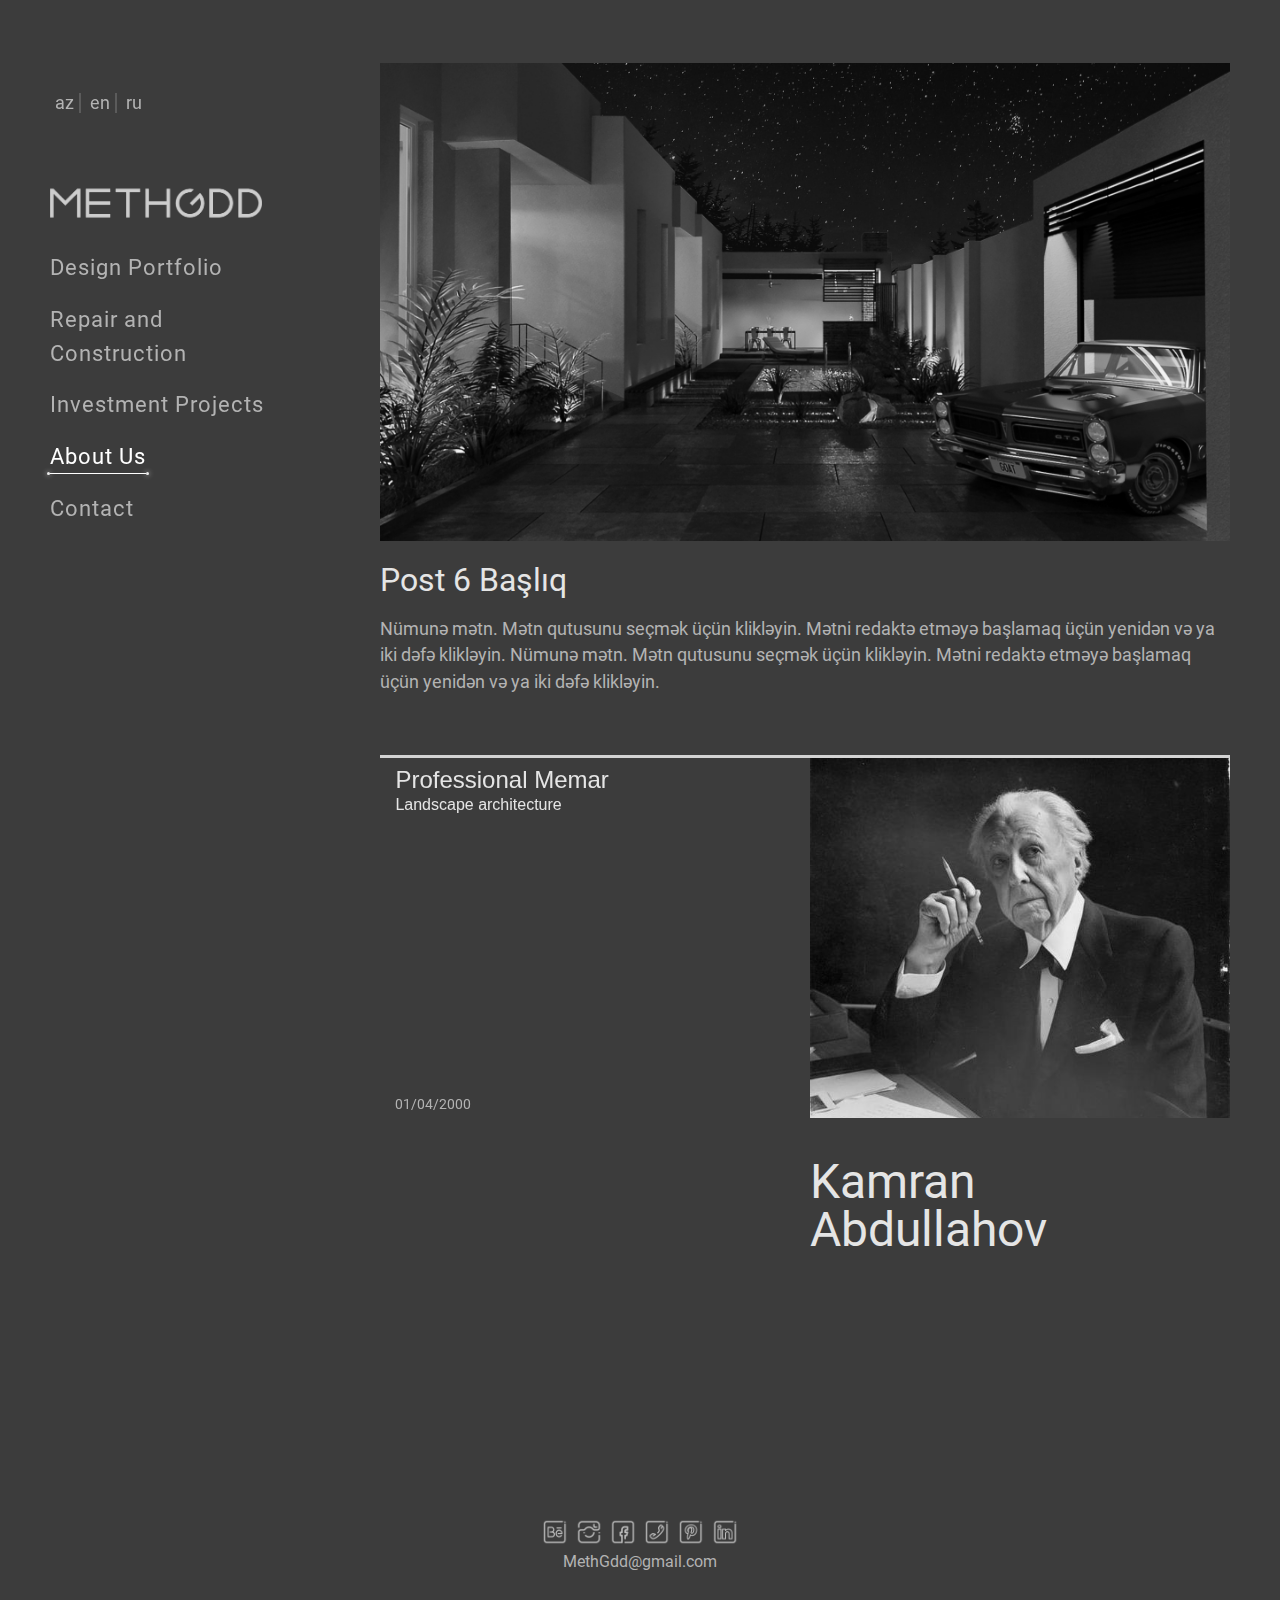
<file: about.html>
<!DOCTYPE html>
<html lang="en">
  <head>
    <meta charset="UTF-8" />
    <meta name="viewport" content="width=device-width, initial-scale=1.0" />
    <title>method</title>
    <link rel="stylesheet" href="css/reset.css" />
    <link rel="stylesheet" href="css/font.css" />
    <link
      rel="stylesheet"
      href="https://cdnjs.cloudflare.com/ajax/libs/OwlCarousel2/2.3.4/assets/owl.carousel.min.css"
      integrity="sha512-tS3S5qG0BlhnQROyJXvNjeEM4UpMXHrQfTGmbQ1gKmelCxlSEBUaxhRBj/EFTzpbP4RVSrpEikbmdJobCvhE3g=="
      crossorigin="anonymous"
      referrerpolicy="no-referrer"
    />
    <link rel="stylesheet" href="css/style.css" />
  </head>
  <body>
    <div class="container flex_container">
      <nav onclick="toggle()">
        <div class="nav_menu">
          <div class="lang">
            <button>az</button>
            
            <button>en</button>
            <button class="last">ru</button>
          </div>
          <div class="logos">
            <a class="logo" href="/"><img src="img/MethGdd.png" alt="" /></a>
            <a class="logo_mobile" href="#"><img src="img/İCON/hamburger.png" alt="" /></a>
          </div>
          <div class="menu-div">
            <ul class="menu">
              <li><img class="menu_icon" src="img/İCON/portfolio.png" alt="" /> <a id="portfolio" href="main.html">Design Portfolio</a></li>
              <li><img class="menu_icon" src="img/İCON/constraction.png" alt="" /><a id="repair" href="repair.html">Repair and Construction</a></li>
              <li><img class="menu_icon" src="img/İCON/investment.png" alt="" /><a id="investment" href="investment.html">Investment Projects</a></li>
              <li><img class="menu_icon" src="img/İCON/about.png" alt="" /><a id="about" href="about.html">About Us</a></li>
              <li><img class="menu_icon" src="img/İCON/contact.png" alt="" /><a id="contact" href="contact.html">Contact</a></li>
          </ul>
          
          </div>
        </div>
      </nav>

      <div onclick="toggle()" class="blur_div"></div>
      <main>
        <section>
          <article class="main-width">
            <img class="main_img" src="img/58.jpg" alt="" />
            <div class="main_paragraf">
              <h2>post 6 başlıq</h2>
              <p>
                Nümunə mətn. Mətn qutusunu seçmək üçün klikləyin. Mətni redaktə etməyə başlamaq üçün yenidən və ya iki dəfə
                klikləyin. Nümunə mətn. Mətn qutusunu seçmək üçün klikləyin. Mətni redaktə etməyə başlamaq üçün yenidən və ya iki
                dəfə klikləyin.
              </p>
            </div>
          </article>
          <article class="main-width_horizontal">
            <div class="name_div">
              <div>
                <h4>Professional Memar</h4>
                <h6>Landscape architecture</h6>
              </div>
              <p><span>01/04/2000</span></p>
            </div>
            <div class="main_img_horizontal"><img src="img/kamran.jpg" alt="" /></div>
            <div class="about_paragraf">
              <h3>Kamran Abdullahov</h3>
            </div>
          </article>
        </section>
      </main>
    </div>
    <footer class="container">
      <div class="foot_div">
        <div class="foot">
          <div class="icons">
            <img src="img/behance.png" alt="" />
            <img src="img/instagram.png" alt="" />
            <img src="img/facebook.png" alt="" />
            <img src="img/phone.png" alt="" />
            <img src="img/pinterest.png" alt="" />
            <img src="img/linkedin.png" alt="" />
          </div>
          <a href="mailto:methGdd@gmail.com">MethGdd@gmail.com</a>
        </div>
      </div>
    </footer>
    <script src="js/toggleMenu.js"></script>
    <script src="js/grayscale.js"></script>
  </body>
</html>
</file>
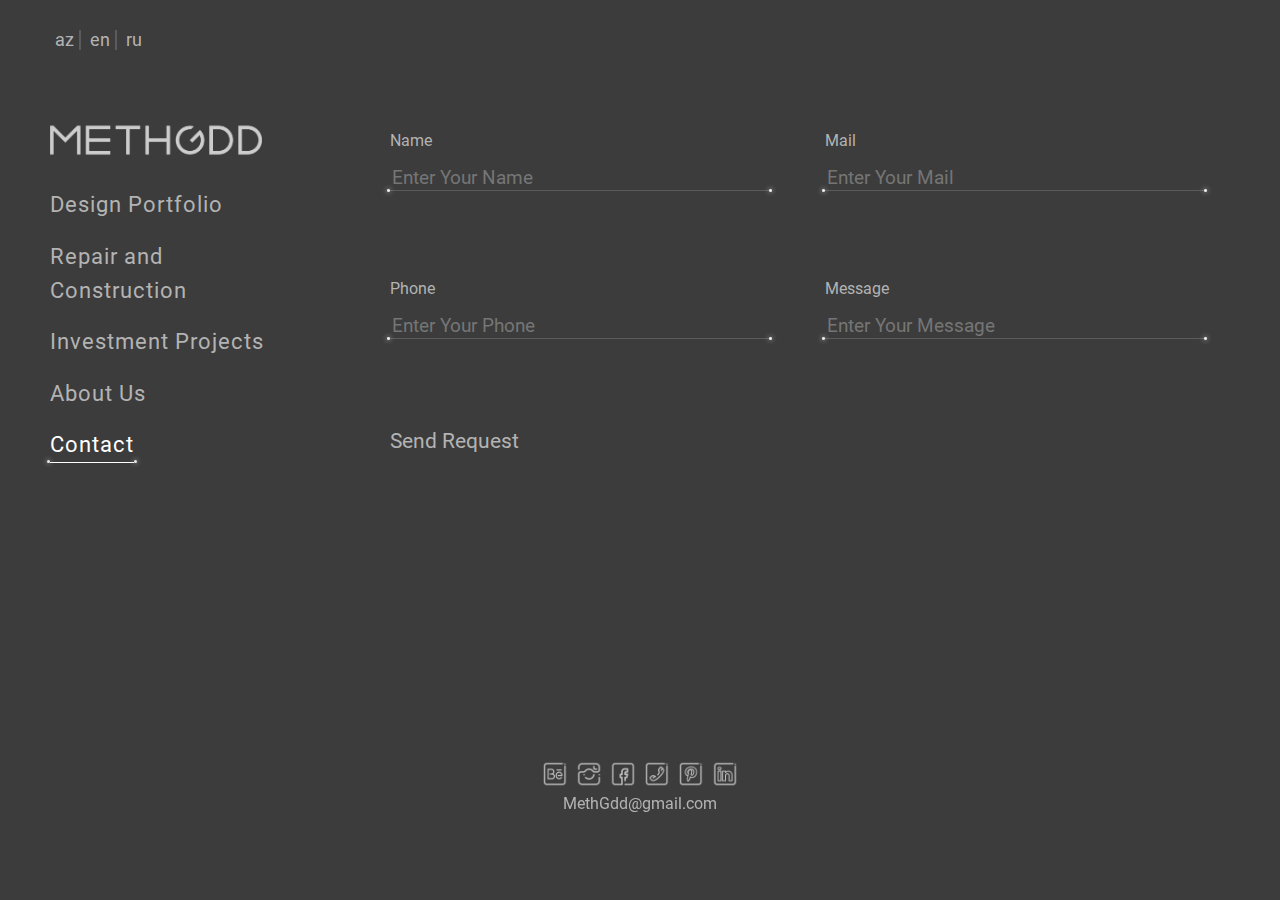
<file: contact.html>
<!DOCTYPE html>
<html lang="en">
  <head>
    <meta charset="UTF-8" />
    <meta name="viewport" content="width=device-width, initial-scale=1.0" />
    <title>method</title>
    <link rel="stylesheet" href="css/reset.css" />
    <link rel="stylesheet" href="css/font.css" />
    <link
      rel="stylesheet"
      href="https://cdnjs.cloudflare.com/ajax/libs/font-awesome/6.5.2/css/all.min.css"
      integrity="sha512-SnH5WK+bZxgPHs44uWIX+LLJAJ9/2PkPKZ5QiAj6Ta86w+fsb2TkcmfRyVX3pBnMFcV7oQPJkl9QevSCWr3W6A=="
      crossorigin="anonymous"
      referrerpolicy="no-referrer"
    />
    <link rel="stylesheet" href="css/style.css" />
  </head>
  <body class="contact_page">
    <div class="container flex_container">
      <nav onclick="toggle()">
        <div class="nav_menu">
          <div class="lang">
            <button>az</button>
            
            <button>en</button>
            <button class="last">ru</button>
          </div>
          <div class="logos">
            <a class="logo" href="/"><img src="img/MethGdd.png" alt="" /></a>
            <a class="logo_mobile" href="#"><img src="img/İCON/hamburger.png" alt="" /></a>
          </div>
          <div class="menu-div">
            <ul class="menu">
              <li><img class="menu_icon" src="img/İCON/portfolio.png" alt="" /> <a id="portfolio" href="main.html">Design Portfolio</a></li>
              <li><img class="menu_icon" src="img/İCON/constraction.png" alt="" /><a id="repair" href="repair.html">Repair and Construction</a></li>
              <li><img class="menu_icon" src="img/İCON/investment.png" alt="" /><a id="investment" href="investment.html">Investment Projects</a></li>
              <li><img class="menu_icon" src="img/İCON/about.png" alt="" /><a id="about" href="about.html">About Us</a></li>
              <li><img class="menu_icon" src="img/İCON/contact.png" alt="" /><a id="contact" href="contact.html">Contact</a></li>
          </ul>
          
          </div>
        </div>
      </nav>

      <div onclick="toggle()" class="blur_div"></div>
      <main class="contact_main">
        <section class="main-width form_width">
          <form class="contact_form" action="">
            <span>
              <label for="ad">Name</label>
              <input id="ad" required placeholder="enter your name" type="text" />
            </span>
            <span>
              <label for="mail">Mail</label>
              <input id="mail" required placeholder="enter your mail" type="text" />
            </span>
            <span>
              <label for="phone">Phone</label>
              <input id="phone" required placeholder="enter your phone" type="text" />
            </span>
            <span>
              <label for="message"> message</label>
              <input id="message" required placeholder="enter your message" type="text" />
            </span>

            <button class="contact_button">Send Request</button>
          </form>
        </section>
      </main>
    </div>
    <footer class="container">
      <div class="foot_div">
        <div class="foot">
          <div class="icons">
            <img src="img/behance.png" alt="" />
            <img src="img/instagram.png" alt="" />
            <img src="img/facebook.png" alt="" />
            <img src="img/phone.png" alt="" />
            <img src="img/pinterest.png" alt="" />
            <img src="img/linkedin.png" alt="" />
          </div>
          <a href="mailto:methGdd@gmail.com">MethGdd@gmail.com</a>
        </div>
      </div>
    </footer>
    <script src="js/toggleMenu.js"></script>
  </body>
</html>
</file>
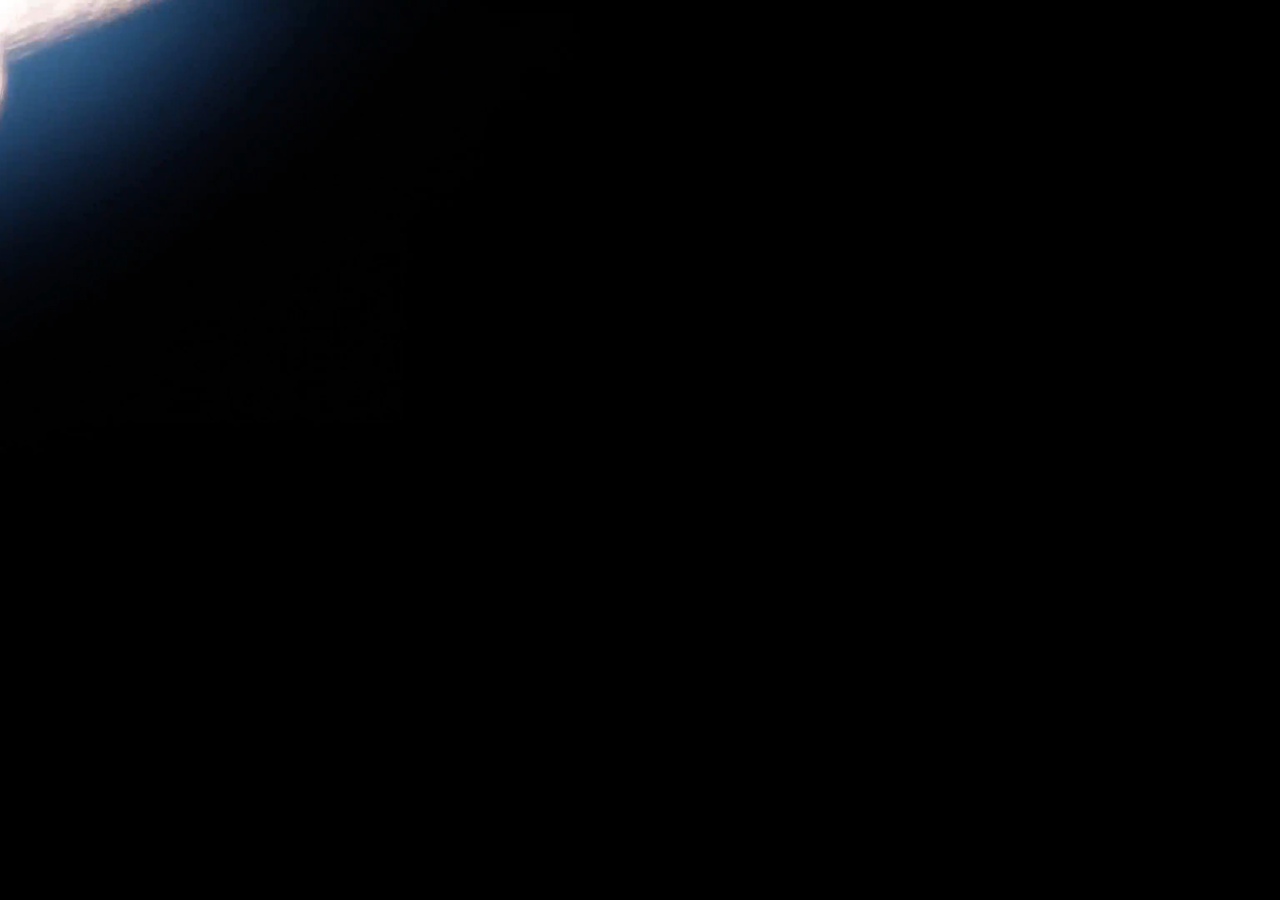
<file: index2.html>
<!DOCTYPE html>
<html lang="en">
  <head>
    <meta charset="UTF-8" />
    <meta name="viewport" content="width=device-width, initial-scale=1.0" />
    <title>Document</title>
    <link rel="stylesheet" href="css/reset.css" />
    <style>
      body {
        font-family: roboto, sans-serif;
      }

      .home {
        height: 100vh;
        position: relative;
        background: #010304;
      }
      video {
        position: absolute;
        width: 100%;
        height: 100%;
        object-fit: cover;
        /* filter: brightness(1.05); */
      }
      .home-content {
        position: relative;
        padding-top: 150px;
        color: #fff;
        text-align: center;
      }
      h1 {
        font-family: Playfair Display, serif;
        font-size: clamp(45px, 7vw, 130px);
        line-height: 1.1;
      }

      .home p {
        font-size: clamp(25px, 4vw, 40px);
        margin-top: 10px;
      }

      .home-content button {
        display: block;
        font-size: clamp(14px, 1.5vw, 18px);
        border: 1px solid #f1f1f1;
        border-radius: 5px;
        background: transparent;
        color: #fff;
        margin: 50px auto 0;
        padding: 12px 20px;
        cursor: pointer;
      }
    </style>
  </head>
  <body>
    <div class="home">
      <video plays-inline class="background-video" muted autoplay>
        <source class="source" src="img/animate0011.mp4" type="video/mp4" />
      </video>
    </div>
    <script>
      const video = document.querySelector(".background-video");
      const source = document.querySelector("source");
      let flag = false;
      function checkWindowWidth() {
        const width = window.innerWidth;

        if (width < 500) {
          // source.src = "img/anime004.mp4";
          flag = true;
        } else {
          // source.src = "img/anime001.mp4";
          flag = false;
        }
        video.load();
      }

      // video.onended = function () {
      //   source.src = "img/anime002.mp4";
      //   video.loop = true;
      //   video.load();
      //   video.play();
      // };
      let isVideoChanged = false;
      video.ontimeupdate = function () {
        if (!isVideoChanged && video.currentTime >= video.duration - 1) {
          // 0.5 saniye kala
          isVideoChanged = true;
          source.src = flag ? "img/anime004.mp4" : "img/anime002.mp4";
          console.log(flag);
          video.loop = true;
          video.load();
          video.play();
        }
      };
      video.onerror = function () {
        console.error("Video yüklenirken hata oluştu.");
      };
      window.onresize = checkWindowWidth;
      window.onload = checkWindowWidth;
    </script>
  </body>
</html>
</file>
<file: css/font.css>
@font-face {
    font-family: 'Lato regular';
    src: url(../font/lato/Lato-Regular.ttf);
}
@font-face {
    font-family: 'Roboto regular';
    src: url(../font/roboto/Roboto-Regular.ttf);
}
</file>
<file: css/style.css>
html {
  scroll-behavior: smooth;
}
body {
  background: #3c3c3c;
}

a,
p {
  line-height: 1.5em;
}
a:hover {
  color: #d9d9d9;
}
p {
  font-size: 1.1rem;
}

.container {
  width: 94%;
  max-width: 1180px;
  margin: auto;
}
.flex_container {
  display: flex;
  justify-content: space-between;
}
nav {
  position: sticky;
  top: 7vh;
  width: 24%;
  height: 600px;
  margin-bottom: 20px;
}
.a_active {
  color: #fff !important;
  border-bottom: 1px solid #fff;
  position: relative;
}

.a_active::before,
.a_active::after {
  content: "";
  position: absolute;
  border-radius: 50%;
  width: 3px;
  height: 3px;
  background: #ebebeb;
  box-shadow: 0 0 5px #e5e5e5;
  bottom: -1.5px;
}

.a_active::before {
  left: 100%;
}

.a_active::after {
  right: 100%;
}

.nav_menu {
  height: 100%;
  width: 100%;
  display: flex;
  flex-direction: column;
  justify-content: center;
}

.logo img {
  width: 75%;
  max-width: 250px;
  min-width: 170px;
  filter: brightness(1.07);
}
.logo_mobile,
.menu_icon {
  display: none;
}

.menu {
  font-size: 1.4rem;
  width: 81%;
  margin-top: 20px;
  letter-spacing: 1px;
  & li {
    padding-bottom: 18px;
    display: flex;
    align-items: center;
    justify-content: flex-start;
    gap: 5px;
  }
}
/* main container starts */
article {
  margin-bottom: 60px;
}
main {
  margin-block: 7vh;
  width: 72%;
}

.main_img,
.main_img_vertical,
.main_img_horizontal {
  filter: grayscale(100%);
  transition: 0.2s ease-in-out;
}
.main_img {
  width: 100%;
}
.main_img_vertical {
  width: 40%;
  /* height: 350px;
  object-fit: cover; */
}

.main_img:hover,
.main_img_horizontal:hover,
.main_img_vertical:hover {
  filter: grayscale(0);
}

.grayscale {
  filter: grayscale(2) !important;
}
.main-width_veritical {
  display: flex;
  gap: 10px;
}
/* about starts */
.main_img_horizontal {
  width: 100%;
  height: 40vh;
  position: relative;
  & img {
    width: 100%;
    height: 100%;
    object-fit: cover;
    object-position: center 25%;
  }
}
.main-width_horizontal {
  padding: 0 0 20px 10px;
  display: grid;
  grid-template-columns: 1fr 1fr;
  border-top: 3px solid #d3d3d3;
}
.name_div {
  position: relative;
  display: flex;
  flex-direction: column;
  justify-content: space-between;
  & p {
    display: flex;
    justify-content: space-between;
    align-items: flex-end;
    padding: 0 5px;
    & span {
      font-size: 0.9rem;
    }
  }
}

.about_paragraf {
  grid-column: 2;
  padding-block: 10px;
  padding-right: 10px;
}

/* about ends */

/*  slider  starts */

.owl-carousel {
  padding: 10px;
}
.card {
  padding-block: 40%;
  display: grid;
  place-items: center;
  border-block: 1px solid #ffffff41;
  border-left: 1px solid #ffffff41;
  position: relative;
}
.card::before,
.card::after {
  content: "";
  position: absolute;
  border-radius: 50%;
  width: 2.7px;
  height: 2.7px;
  background: #ebebeb;
  box-shadow: 0 0 5px #e5e5e5;
}

.card::before {
  top: -1px; /* yarısı dışarıda kalacak şekilde */
  left: -1.5px;
}

.card::after {
  bottom: -1px;
  right: -2px;
}

.owl-item img {
  width: 70% !important;
}
.owl-nav,
.owl-dots {
  display: none !important;
}
/*  slider  ends */
/* footer starts */
.foot_div {
  margin-block: 20px;
  display: flex;
  justify-content: center;
  padding: 60px;
}
.foot {
  text-align: center;
}
.icons {
  & img {
    width: 30px;
  }
}
/* footer ends */
/* headings start */

h2 {
  text-transform: capitalize;
  font-size: 2rem;
  margin-block: 20px;
}
h3 {
  font-size: 3rem;
  padding-block: 30px;
}
h4 {
  font-size: 1.5rem;
  padding: 10px 0 0 5px;
  font-family: "Gill Sans", "Gill Sans MT", Calibri, "Trebuchet MS", sans-serif;
}
h6 {
  font-size: 1rem;
  padding: 5px;
  font-family: "Gill Sans", "Gill Sans MT", Calibri, "Trebuchet MS", sans-serif;
}
/* headings end */

/* contact start */
.form_width {
  margin-top: 30px;
}
.contact_form {
  width: 100%;
  display: grid;
  padding: 10px;
  gap: 60px 40px;
  grid-template-columns: 1fr 1fr;
}
form label {
  color: #b3b3b3;
  text-transform: capitalize;
}
form span {
  margin-top: 30px;
  position: relative;
  width: 96%;
}
form input {
  width: 100%;
  border-bottom: 1px solid #5b5b5b;
  display: block;
  font-size: 1.2rem;
  color: #d9d9d9;
  margin-top: 16px;
  text-transform: capitalize;
}

form span::before,
form span::after {
  content: "";
  position: absolute;
  border-radius: 50%;
  width: 3px;
  height: 2.7px;
  background: #ebebeb;
  box-shadow: 0 0 5px #e5e5e5;
  bottom: -1px;
}

form span::before {
  left: 100%;
}

form span::after {
  right: 100%;
}

input:focus {
  border-color: #e5e5e5;
}
.contact_button {
  color: #b3b3b3;
  font-size: 1.3rem;
  width: 80%;
  text-align: left;
  padding: 0;
  margin-block: 30px;
  cursor: pointer;
}

/* contact end */
.contact_main {
  height: 70%;
}
.contact_page {
  /* max-height: 100vh ; */
  /* overflow-y: hidden; */

  footer {
    position: fixed;
    bottom: 0;
    width: 100%;
    display: flex;
    align-items: center;
    justify-content: center;
    height: 25vh;
    right: 0;
    left: 0;
  }
}
.lang {
  position: absolute;
  top: 30px;
  & button {
    padding: 0 5px;
    font-size: 1.1rem;
    color: #b3b3b3;
    border-right: 2px solid #5b5b5b;
  }
}
.lang button:hover{ color: #d9d9d9;}
.last {
  border: none !important;
}
@media only screen and (max-width: 992px) {
}
@media only screen and (max-width: 768px) {
  .contact_page {
    max-height: 100vh;
    overflow-y: hidden;
  }
  .contact_page {
    .main-width,
    .form_width {
      margin: 0;
    }
  }
  .logos {
    display: flex;
    align-items: center;
  }
  .logo {
    visibility: hidden;
    opacity: 0;
    width: 0;
  }
  .lang {
    visibility: hidden;
    opacity: 0;
    transition: 0.4s;
  }
  .langing {
    visibility: visible;
    opacity: 1;
  }
  .logo_mobile {
    display: block;
    width: 35px;
    & img {
      width: 100%;
    }
  }
  .menu_icon {
    display: block;
    width: 35px;
  }
  .container {
    width: 100%;
  }
  nav {
    background: #3c3c3c;
    box-shadow: 0 0 2px #333;
    top: 0;
    height: 100vh;
    left: 0;
    width: 60px;
    z-index: 9;
  }
  .active {
    width: 200px;
    box-shadow: 0 0 1px #e5e5e5;
    & .logo {
      width: 100%;
      visibility: visible;
      opacity: 1;
    }
    & .logo_mobile {
      visibility: hidden;
      width: 0;
    }
    & .menu li a {
      visibility: visible;
      opacity: 1;
      width: 100%;
    }
  }
  .active::before,
  .active::after {
    content: "";
    position: absolute;
    border-radius: 50%;
    width: 2.8px;
    height: 2.8px;
    background: #ebebeb;
    box-shadow: 0 0 5px #e5e5e5;
    right: -2px;
  }
  .active::before {
    top: 0;
  }
  .active::after {
    bottom: 0;
  }

  .nav_menu {
    padding: 10px;
  }
  .menu {
    font-size: 1.4rem;
    line-height: 1.3em;
    width: 81%;
    margin-top: 20px;
    letter-spacing: 1px;
    & li {
      padding-bottom: 10px;
      height: 80px;
    }
  }
  .menu li a {
    visibility: hidden;
    opacity: 0;
    width: 0;
    transition: 0.2s;
  }

  .blur_div {
    background: #33333361;
    position: fixed;
    top: 0;
    left: 0;
    bottom: 0;
    height: 100%;
    z-index: 1;
    transition: 0.2s;
  }
  .blur {
    filter: blur(1px);
  }
  .cover {
    right: 0;
  }
  main {
    width: calc(100% - 60px);
  }
  .main-width,
  .main-width_veritical {
    padding-inline: 35px;
  }

  p {
    font-size: 1rem;
  }
  .main-width_veritical {
    display: flex;
    flex-direction: column;
    align-items: center;
  }
  .main_img_vertical {
    width: 100%;
  }
  h2 {
    font-size: 1.5rem;
  }
  h3 {
    font-size: 3rem;
  }
  .foot_div {
    margin-block: 10px;
  }
  .contact_button {
    width: 100%;
  }
  .main-width_horizontal {
    padding: 0 0 5px 5px;
  }

  /* about starts */
  .name {
    left: 97.2%;
    font-size: 2.3rem;
  }

  /* about ends */
}
@media only screen and (max-width: 540px) {
  .main_img_vertical {
    width: 100%;
  }
  .main-width,
  .main-width_veritical {
    padding-inline: 15px;
  }
  .foot_div {
    padding: 35px;
  }
  .form_width {
    margin-top: 55px;
  }
  .contact_form {
    padding: 10px;
    gap: 20px 10px;
    grid-template-columns: 1fr;
  }

  /* about starts */

  .about_paragraf {
    text-align: right;
  }
  h3 {
    font-size: 2rem;
    padding-block: 20px;
  }
  h6 {
    font-size: 0.9rem;
  }
  /* about ends */
}
@media only screen and (max-width: 400px) {
  h3 {
    font-size: 1.4rem;
    padding-block: 10px;
  }
  h6 {
    font-size: 0.7rem;
  }
}
</file>
